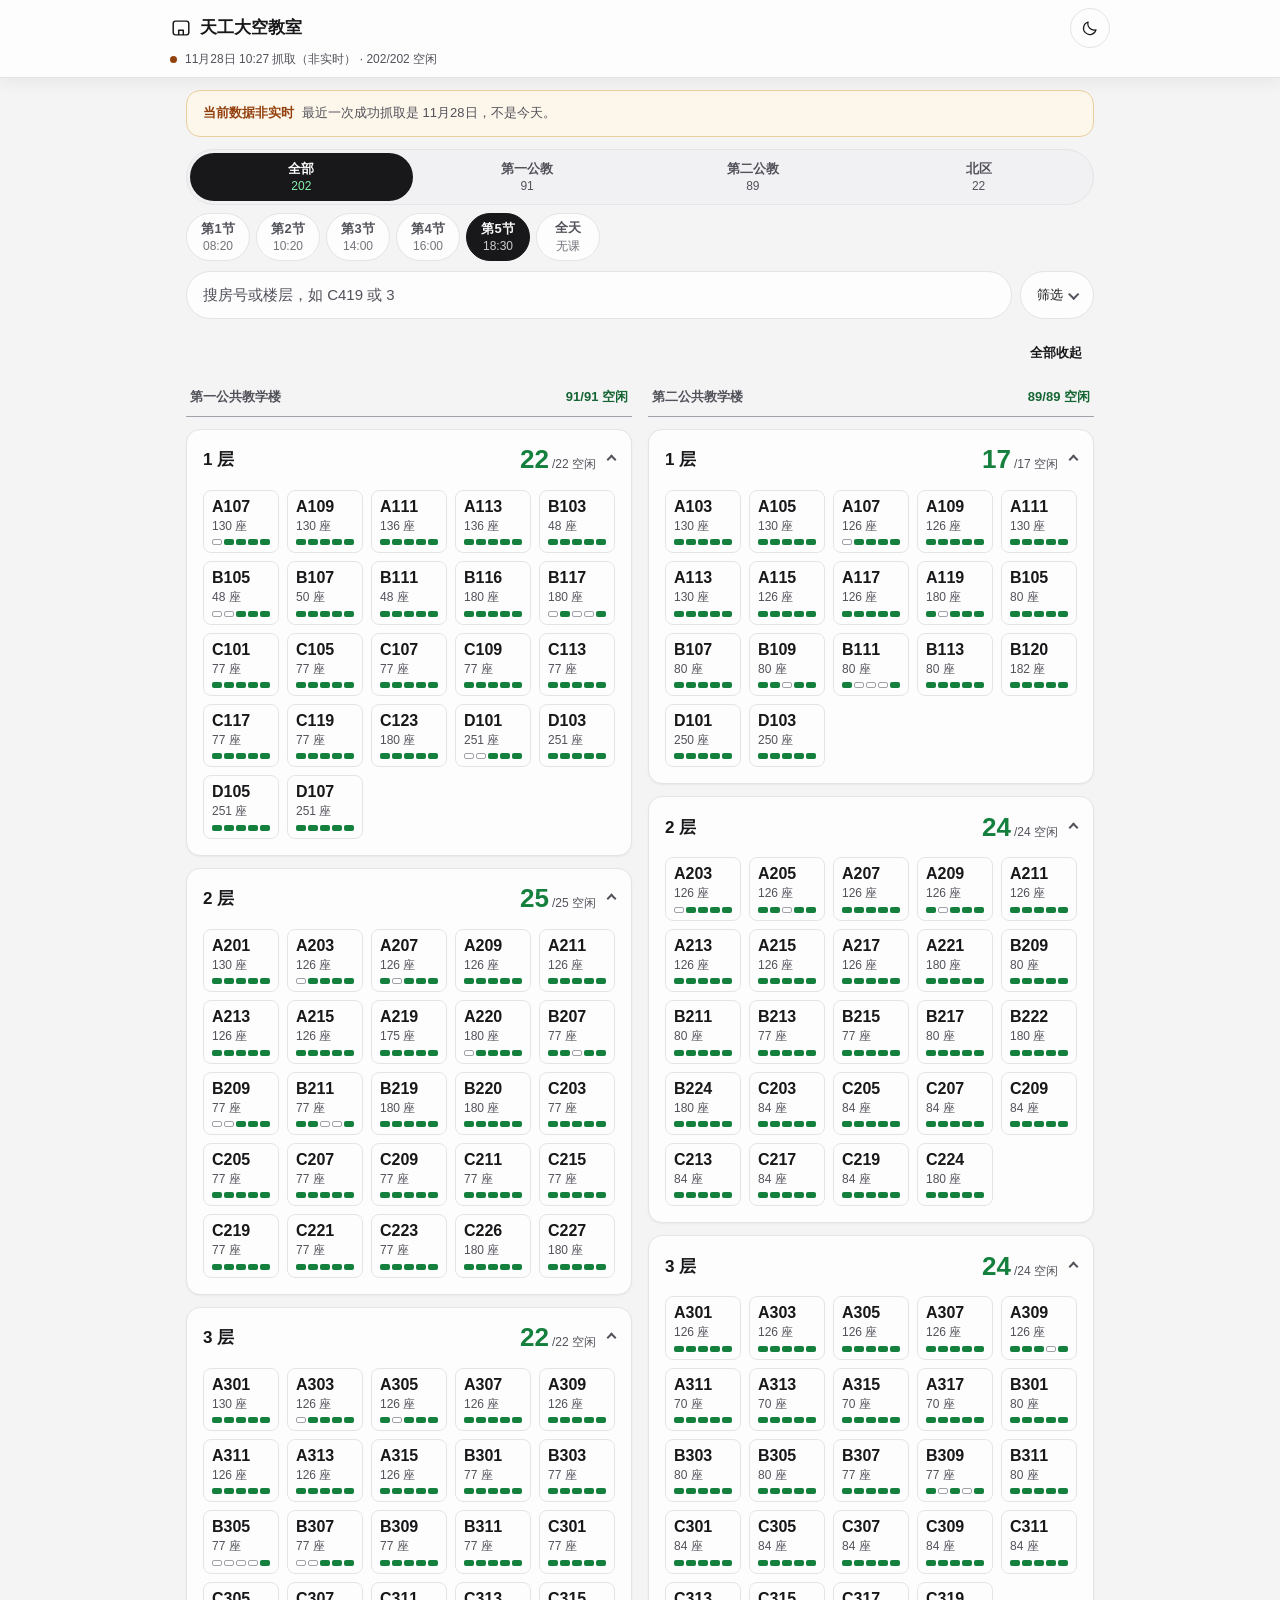
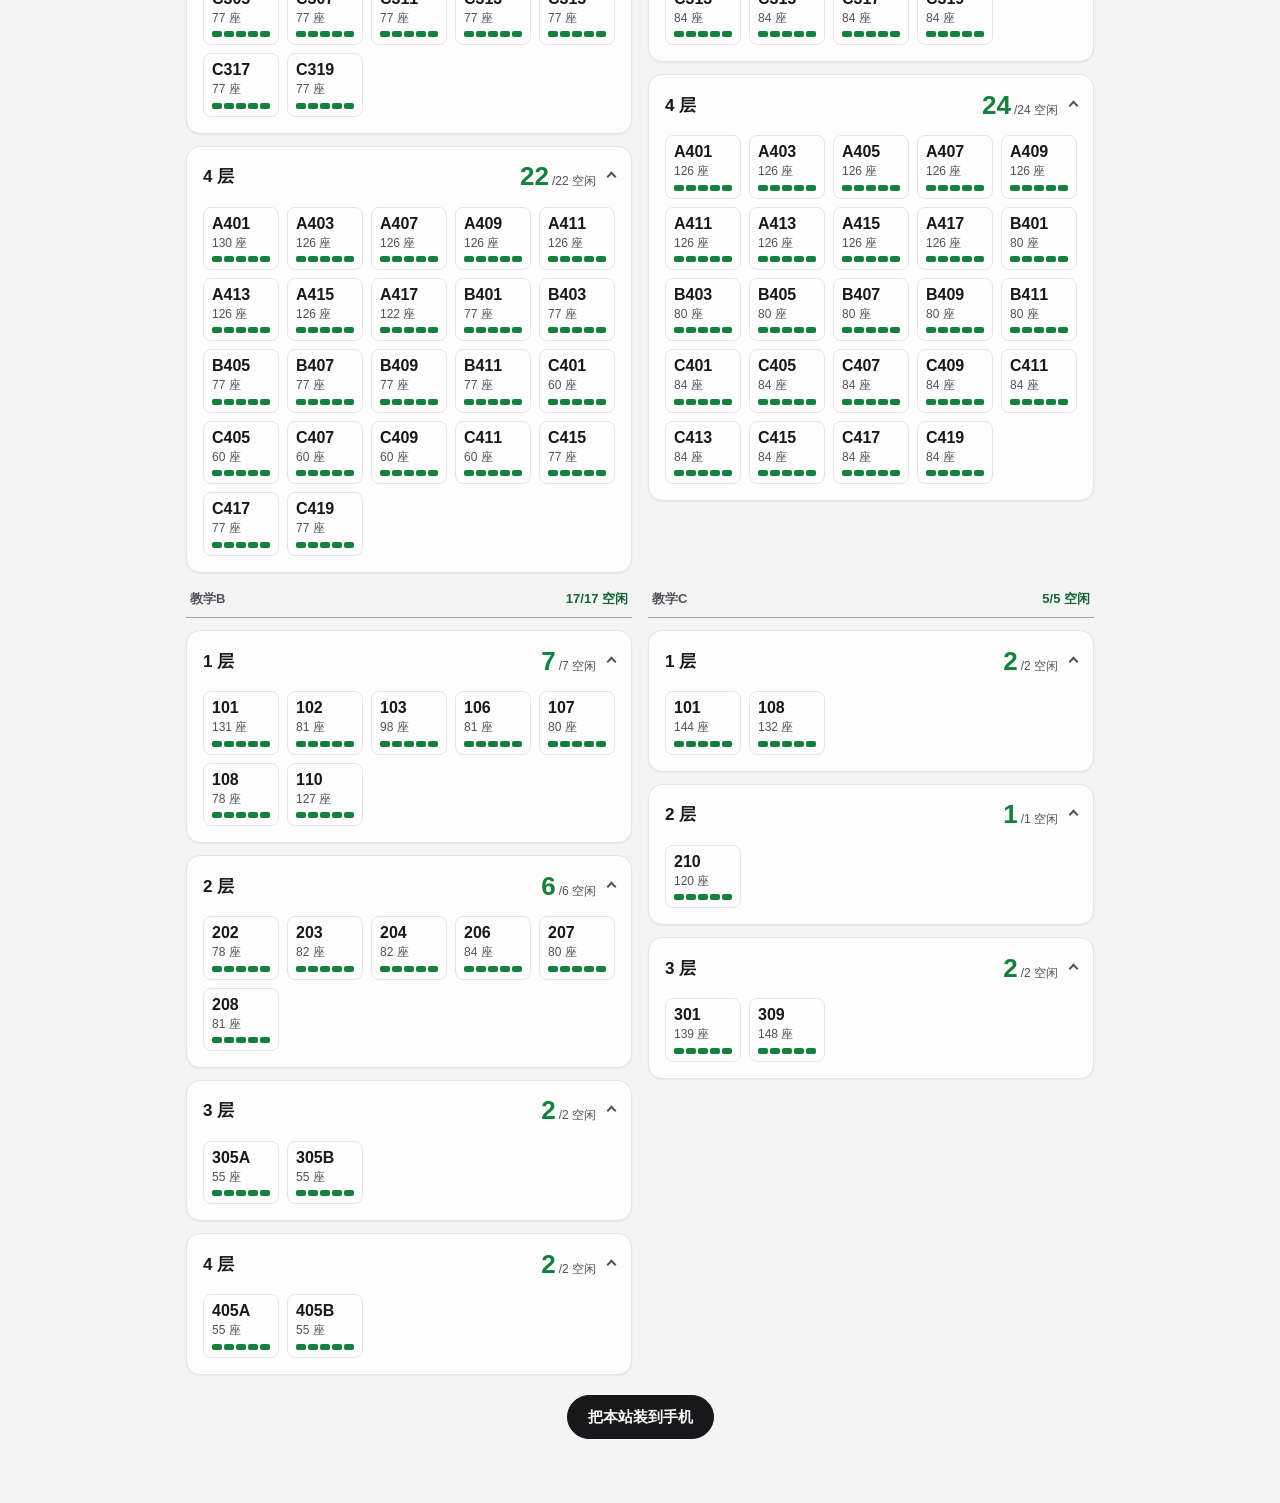
<file: index.html>
<!DOCTYPE html>
<html lang="zh-CN">
<head>
  <meta charset="UTF-8">
  <meta name="viewport" content="width=device-width, initial-scale=1.0, viewport-fit=cover">
  <title>天工大空教室 · 按楼栋楼层查</title>

  <meta name="description" content="天津工业大学空教室查询：按楼栋、楼层查看第一公教、第二公教与北区（教学B / 教学C）的空闲教室，数据每日自动抓取自教务系统。">
  <meta name="color-scheme" content="light dark">
  <meta name="theme-color" content="#f4f4f5">
  <meta name="apple-mobile-web-app-capable" content="yes">
  <meta name="apple-mobile-web-app-status-bar-style" content="black-translucent">
  <meta name="apple-mobile-web-app-title" content="天工空教室">

  <link rel="canonical" href="https://zhenbinping-boop.github.io/tiangong-free-room/">
  <meta property="og:type" content="website">
  <meta property="og:locale" content="zh_CN">
  <meta property="og:site_name" content="天工大空教室">
  <meta property="og:title" content="天工大空教室 · 按楼栋楼层查">
  <meta property="og:description" content="按楼栋和楼层查看第一公教、第二公教与北区教学楼的空闲教室，数据每日自动抓取自教务系统。">
  <meta property="og:url" content="https://zhenbinping-boop.github.io/tiangong-free-room/">
  <meta property="og:image" content="https://zhenbinping-boop.github.io/tiangong-free-room/icons/icon-512.png">
  <meta property="og:image:width" content="512">
  <meta property="og:image:height" content="512">
  <meta name="twitter:card" content="summary">

  <link rel="icon" type="image/png" sizes="32x32" href="./icons/favicon-32.png">
  <link rel="apple-touch-icon" sizes="180x180" href="./icons/apple-touch-icon.png">
  <link rel="manifest" href="manifest.json">

  <!-- 主题必须在样式表之前定下来：否则深色偏好的用户会先看到一帧浅色，
       同时状态栏颜色也要在首帧就正确。 -->
  <script>
    (function () {
      var theme;
      try { theme = localStorage.getItem('theme'); } catch (e) { theme = null; }
      if (theme !== 'light' && theme !== 'dark') {
        theme = window.matchMedia('(prefers-color-scheme: dark)').matches ? 'dark' : 'light';
      }
      document.documentElement.setAttribute('data-theme', theme);
      var meta = document.querySelector('meta[name="theme-color"]');
      if (meta) meta.setAttribute('content', theme === 'dark' ? '#0c0c0e' : '#f4f4f5');
    })();
  </script>

  <link rel="stylesheet" href="style.css">
</head>
<body>

<header class="app-header">
  <div class="header-container">
    <div class="brand">
      <svg class="brand-mark" viewBox="0 0 24 24" width="22" height="22" aria-hidden="true">
        <rect x="3.5" y="4.5" width="17" height="15" rx="2.5" fill="none" stroke="currentColor" stroke-width="1.6"/>
        <path d="M9.5 19.5v-5h5v5" fill="none" stroke="currentColor" stroke-width="1.6" stroke-linejoin="round"/>
      </svg>
      <h1 class="brand-title">天工大空教室</h1>
    </div>
    <button id="themeToggleBtn" class="btn-icon" aria-label="切换深色或浅色模式">
      <svg class="icon-moon" viewBox="0 0 24 24" width="18" height="18" aria-hidden="true">
        <path d="M20 14.5A8.5 8.5 0 0 1 9.5 4a8.5 8.5 0 1 0 10.5 10.5z" fill="none" stroke="currentColor" stroke-width="1.6" stroke-linejoin="round"/>
      </svg>
      <svg class="icon-sun" viewBox="0 0 24 24" width="18" height="18" aria-hidden="true">
        <circle cx="12" cy="12" r="4" fill="none" stroke="currentColor" stroke-width="1.6"/>
        <path d="M12 3v2M12 19v2M3 12h2M19 12h2M5.6 5.6l1.4 1.4M17 17l1.4 1.4M18.4 5.6L17 7M7 17l-1.4 1.4" fill="none" stroke="currentColor" stroke-width="1.6" stroke-linecap="round"/>
      </svg>
    </button>
  </div>
  <div class="status-bar" role="status">
    <span id="statusDot" class="status-dot" data-state="loading"></span>
    <span id="statusText" class="status-text">正在读取教室数据…</span>
  </div>
</header>

<main class="main-content">

  <div id="staleBanner" class="banner" role="alert" hidden>
    <strong>当前数据非实时</strong>
    <span id="staleDetail">今日自动抓取尚未成功，以下为最近一次成功获取的结果。</span>
  </div>

  <div id="pwaInstallBanner" class="banner banner-quiet" hidden>
    <span id="pwaInstallText">添加到主屏幕，免浏览器地址栏</span>
    <span class="banner-actions">
      <button id="installPwaBtn" class="btn-quiet" type="button">添加</button>
      <button id="installDismissBtn" class="link-btn" type="button">暂不</button>
    </span>
  </div>

  <div class="controls">
    <div id="buildingTabs" class="seg-row" role="group" aria-label="选择教学楼区域"></div>

    <div id="subBuildingTabs" class="seg-row seg-row-sub" role="group" aria-label="选择具体楼栋" hidden></div>

    <div id="slotGrid" class="slot-row" role="group" aria-label="选择节次"></div>

    <div class="controls-row">
      <div class="search-box">
        <input type="search" id="searchInput" class="search-input" placeholder="搜房号或楼层，如 C419 或 3" aria-label="搜索教室">
      </div>

      <details class="more" id="moreFilters">
        <summary class="more-summary">
          <span>筛选</span>
          <span class="more-badge" id="filterBadge" hidden></span>
        </summary>
        <div class="more-body">
          <div class="field">
            <span class="field-label">容量</span>
            <div id="capChips" class="chip-row" role="group" aria-label="按容量筛选">
              <button class="chip is-active" type="button" data-cap="all">不限</button>
              <button class="chip" type="button" data-cap="s">小 &lt;80</button>
              <button class="chip" type="button" data-cap="m">中 80-149</button>
              <button class="chip" type="button" data-cap="l">大 ≥150</button>
            </div>
          </div>

          <div class="field">
            <label class="field-label" for="sortSelect">排序</label>
            <select id="sortSelect" class="select" aria-label="排序方式">
              <option value="room_asc">按房号</option>
              <option value="cap_desc">按容量</option>
              <option value="free_slots">按连空节数</option>
            </select>
          </div>

          <label class="toggle">
            <input type="checkbox" id="showBusyCheckbox">
            <span>显示有课的教室</span>
          </label>

          <p class="legend">
            <span class="legend-item"><i class="seg is-free"></i>空闲</span>
            <span class="legend-item"><i class="seg is-busy"></i>有课</span>
            <span class="legend-note">每间教室下方五格，依次对应五大节</span>
          </p>
        </div>
      </details>
    </div>
  </div>

  <div class="content-toolbar">
    <label class="switch" id="defaultWrap" hidden>
      <input type="checkbox" id="defaultBuildingCheck">
      <span id="defaultBuildingLabel">设为默认</span>
    </label>
    <button id="collapseAllBtn" class="link-btn" type="button">全部收起</button>
  </div>

  <div id="skeleton" class="skeleton" aria-hidden="true">
    <div class="skeleton-label"></div>
    <div class="skeleton-row"></div>
    <div class="skeleton-row"></div>
    <div class="skeleton-row"></div>
  </div>

  <div id="buildingGroups" class="building-groups" aria-live="polite"></div>

  <div id="emptyState" class="notice" hidden>
    <p class="notice-title">没有符合条件的教室</p>
    <p class="notice-desc">试着放宽节次或容量条件。</p>
  </div>

  <div id="errorState" class="notice" hidden>
    <p class="notice-title">无法加载数据</p>
    <p class="notice-desc">网络不可用，或 data/today.json 缺失。此处不会显示任何推测数据。</p>
  </div>

  <p class="page-foot">
    <a class="install-cta" href="./download.html">把本站装到手机</a>
  </p>

</main>

<script src="app.js"></script>
</body>
</html>
</file>
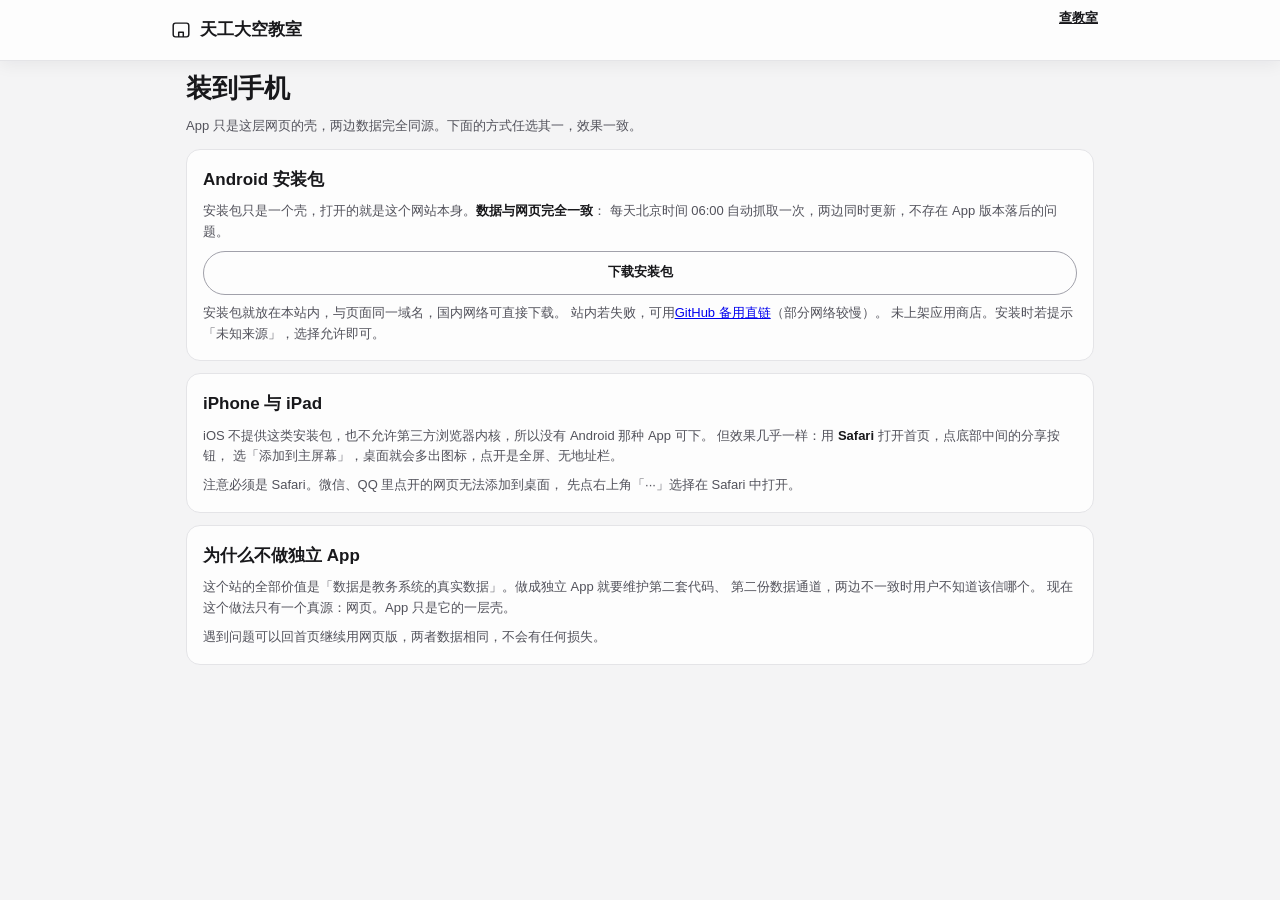
<file: download.html>
<!DOCTYPE html>
<html lang="zh-CN">
<head>
  <meta charset="UTF-8">
  <meta name="viewport" content="width=device-width, initial-scale=1.0, viewport-fit=cover">
  <title>装到手机 · 天工大空教室</title>

  <meta name="description" content="把天工大空教室装到手机：Android 下载安装包，iPhone 用 Safari 添加到主屏幕，数据与网页完全同步。">
  <meta name="color-scheme" content="light dark">
  <meta name="theme-color" content="#f4f4f5">
  <meta name="apple-mobile-web-app-capable" content="yes">
  <meta name="apple-mobile-web-app-title" content="天工空教室">

  <link rel="canonical" href="https://zhenbinping-boop.github.io/tiangong-free-room/download.html">
  <link rel="icon" type="image/png" sizes="32x32" href="./icons/favicon-32.png">
  <link rel="apple-touch-icon" sizes="180x180" href="./icons/apple-touch-icon.png">

  <script>
    (function () {
      var theme;
      try { theme = localStorage.getItem('theme'); } catch (e) { theme = null; }
      if (theme !== 'light' && theme !== 'dark') {
        theme = window.matchMedia('(prefers-color-scheme: dark)').matches ? 'dark' : 'light';
      }
      document.documentElement.setAttribute('data-theme', theme);
      var meta = document.querySelector('meta[name="theme-color"]');
      if (meta) meta.setAttribute('content', theme === 'dark' ? '#0c0c0e' : '#f4f4f5');
    })();
  </script>

  <link rel="stylesheet" href="style.css">
</head>
<body>

<header class="app-header">
  <div class="header-container">
    <div class="brand">
      <svg class="brand-mark" viewBox="0 0 24 24" width="22" height="22" aria-hidden="true">
        <rect x="3.5" y="4.5" width="17" height="15" rx="2.5" fill="none" stroke="currentColor" stroke-width="1.6"/>
        <path d="M9.5 19.5v-5h5v5" fill="none" stroke="currentColor" stroke-width="1.6" stroke-linejoin="round"/>
      </svg>
      <span class="brand-title">天工大空教室</span>
    </div>
    <a class="link-btn" href="./index.html">查教室</a>
  </div>
</header>

<main class="main-content">

  <h1 class="page-title">装到手机</h1>
  <p class="panel-desc">
    App 只是这层网页的壳，两边数据完全同源。下面的方式任选其一，效果一致。
  </p>

  <section class="panel">
    <h2 class="panel-title">Android 安装包</h2>
    <p class="panel-desc">
      安装包只是一个壳，打开的就是这个网站本身。<strong>数据与网页完全一致</strong>：
      每天北京时间 06:00 自动抓取一次，两边同时更新，不存在 App 版本落后的问题。
    </p>
    <a id="apkLink" class="btn-quiet btn-block"
       href="./download/tiangong-rooms.apk">
      下载安装包
    </a>
    <p id="apkNote" class="hint" hidden>
      安装包还没有上传。先回首页用「添加到主屏幕」，效果一样，不用等。
    </p>
    <p class="hint">
      安装包就放在本站内，与页面同一域名，国内网络可直接下载。
      站内若失败，可用<a href="https://github.com/zhenbinping-boop/tiangong-free-room/releases/latest/download/tiangong-rooms.apk">GitHub 备用直链</a>（部分网络较慢）。
      未上架应用商店。安装时若提示「未知来源」，选择允许即可。
    </p>
  </section>

  <section class="panel">
    <h2 class="panel-title">iPhone 与 iPad</h2>
    <p class="panel-desc">
      iOS 不提供这类安装包，也不允许第三方浏览器内核，所以没有 Android 那种 App 可下。
      但效果几乎一样：用 <strong>Safari</strong> 打开首页，点底部中间的分享按钮，
      选「添加到主屏幕」，桌面就会多出图标，点开是全屏、无地址栏。
    </p>
    <p class="hint">
      注意必须是 Safari。微信、QQ 里点开的网页无法添加到桌面，
      先点右上角「···」选择在 Safari 中打开。
    </p>
  </section>

  <section class="panel">
    <h2 class="panel-title">为什么不做独立 App</h2>
    <p class="panel-desc">
      这个站的全部价值是「数据是教务系统的真实数据」。做成独立 App 就要维护第二套代码、
      第二份数据通道，两边不一致时用户不知道该信哪个。
      现在这个做法只有一个真源：网页。App 只是它的一层壳。
    </p>
    <p class="hint">
      遇到问题可以回首页继续用网页版，两者数据相同，不会有任何损失。
    </p>
  </section>

</main>

<script>
  /* 只有确认安装包不存在时才收起按钮并给出解释。
     跨域探测失败属于"无法确认"，此时保留按钮 —— 猜错会让用户以为有下载却点空。 */
  (function () {
    var link = document.getElementById('apkLink');
    var note = document.getElementById('apkNote');
    if (!link || !note) return;
    fetch(link.getAttribute('href'), { method: 'HEAD' })
      .then(function (r) {
        if (r.status === 404) {
          link.hidden = true;
          note.hidden = false;
        }
      })
      .catch(function () { /* 无法确认，保持原样 */ });
  })();
</script>

</body>
</html>
</file>
<file: style.css>
/* --------------------------------------------------------------------------
   天工大空教室 — 视觉系统

   结构：状态（头部）→ 楼栋 → 节次 → 楼层卡（空闲概览 + 教室芯片网格）
   楼层默认展开：概览与明细同屏，收起是收起动作而非展开动作

   色彩策略 ------------------------------------------------------------------
   颜色只表达语义，不表达装饰。整站只有三种有色信息：
     绿 = 有空位（本产品的全部意义）
     琥珀 = 数据非实时（真实告警）
     红 = 加载失败
   交互态（选中/悬停/焦点）一律用中性墨色 —— 不占用色相，
   避免与"绿=空闲"争夺注意力，也让数据区的绿真正凸显出来。

   形状策略 ------------------------------------------------------------------
   --radius-control 所有可交互控件（按钮/芯片/输入框/分段控件）
   --radius-surface 所有容器（卡片/面板/横幅/浮层）
   --radius-mark    数据刻度（五段日条）
   除这三个之外不出现别的圆角值。
   -------------------------------------------------------------------------- */

:root {
  color-scheme: light;

  /* 中性底色：无蓝调。之前的蓝灰底会把"校园蓝"带进数据区 */
  --bg-page: #f4f4f5;
  --bg-surface: #fdfdfd;
  --bg-sunken: #f1f1f3;
  --border: #e4e4e7;
  --border-strong: #a1a1aa;

  --text: #18181b;
  --text-muted: #52525b;

  /* 墨色 = 交互色。近黑而非纯黑（纯黑在浅色底上过硬、无层次） */
  --ink: #18181b;
  --on-ink: #fafafa;
  --ink-tint: #f1f1f3;

  /* 语义：绿 = 空闲 */
  --free: #15803d;
  --free-tint: #f0f7f2;
  --free-border: #bcdcc6;
  /* 13px 级小字用的绿：#15803d 落在灰底上只有 4.46:1，差一点点不达标 */
  --free-text: #166534;
  /* 墨底上的绿：深绿落在近黑上是不可读的，需要一个亮色替身 */
  --free-on-ink: #86efac;

  /* 语义：琥珀 = 数据非实时 */
  --warn: #92400e;
  --warn-tint: #fdf6ea;
  --warn-border: #e8cf9e;

  /* 语义：红 = 加载失败 */
  --error: #b42318;

  /* 阴影一律染成中性背景色，不用蓝黑（蓝黑在灰底上会发紫） */
  --elevation-low: 0 1px 2px rgba(24, 24, 27, 0.05);
  --elevation-header: 0 4px 16px rgba(24, 24, 27, 0.06);
  /* 浮层靠 1px 边框定义轮廓，阴影只负责"离开页面"的一点点暗示 */
  --elevation-pop: 0 2px 6px rgba(24, 24, 27, 0.1);

  --sp-1: 4px;
  --sp-2: 8px;
  --sp-3: 12px;
  --sp-4: 16px;
  --sp-5: 20px;
  --sp-6: 24px;
  --sp-8: 32px;

  --radius-control: 999px;
  --radius-surface: 14px;
  --radius-mark: 2px;

  --font: -apple-system, BlinkMacSystemFont, "Segoe UI", "PingFang SC",
          "Hiragino Sans GB", "Microsoft YaHei", "Source Han Sans SC",
          Roboto, sans-serif;

  /* 字号刻度：5 档，每档之间有可辨的跨度，避免 13/14/15 挤在一起 */
  --fs-display: 26px;
  --fs-title: 17px;
  --fs-body: 15px;
  --fs-sm: 13px;
  --fs-xs: 12px;

  --ease: 160ms cubic-bezier(0.2, 0, 0, 1);
}

[data-theme="dark"] {
  color-scheme: dark;

  /* 中性石墨，不用纯黑 —— 纯黑会让层次压平 */
  --bg-page: #0c0c0e;
  --bg-surface: #171719;
  --bg-sunken: #121214;
  --border: #2a2a2e;
  --border-strong: #52525b;

  --text: #f4f4f5;
  --text-muted: #a1a1aa;

  /* 暗色下墨色反转：选中态 = 亮底 + 深字 */
  --ink: #fafafa;
  --on-ink: #18181b;
  --ink-tint: #26262a;

  --free: #4ade80;
  --free-tint: #13251a;
  --free-border: #2f6b45;
  --free-text: #4ade80;
  --free-on-ink: #15803d;

  --warn: #fbbf24;
  --warn-tint: #2a2113;
  --warn-border: #5c4a26;

  --error: #fda4a4;

  --elevation-low: 0 1px 2px rgba(0, 0, 0, 0.4);
  --elevation-header: 0 4px 16px rgba(0, 0, 0, 0.45);
  --elevation-pop: 0 2px 8px rgba(0, 0, 0, 0.55);

  /* 亮字压暗底会显得过粗，这一行让笔画回到正常字重 */
  -webkit-font-smoothing: antialiased;
}

* {
  box-sizing: border-box;
  margin: 0;
  padding: 0;
  -webkit-tap-highlight-color: transparent;
}

html {
  -webkit-text-size-adjust: 100%;
}

/* [hidden] 只有浏览器默认样式 display:none，会被下面的 .banner{display:flex}
   / .skeleton{display:flex} / .building-groups{display:grid} / .room-grid{display:grid}
   压掉，必须显式兜底，否则隐藏全失效。 */
[hidden] {
  display: none !important;
}

body {
  background: var(--bg-page);
  color: var(--text);
  font-family: var(--font);
  font-size: var(--fs-body);
  line-height: 1.6;
  /* 房号、座位、空闲数、时间全是数字，等宽字形避免逐行数位跳动 */
  font-variant-numeric: tabular-nums;
  padding-bottom: calc(var(--sp-8) + env(safe-area-inset-bottom));
}

/* 中文不吃字距：负字距会挤压字形，正字距会散成"印刷体标点"。
   这里显式归零，规则来自下面的排版约定。 */
h1, h2, h3, button, input, select, summary, label, span, p {
  letter-spacing: 0;
}

::selection {
  background: var(--ink);
  color: var(--on-ink);
}

:focus-visible {
  outline: 2px solid var(--ink);
  outline-offset: 2px;
}

/* ------------------------------------------------------------------ 头部 */

.app-header {
  position: sticky;
  top: 0;
  z-index: 40;
  background: var(--bg-surface);
  border-bottom: 1px solid var(--border);
  box-shadow: var(--elevation-header);
  padding: var(--sp-2) var(--sp-4) var(--sp-2);
  padding-top: calc(var(--sp-2) + env(safe-area-inset-top));
}

.header-container {
  max-width: 940px;
  margin: 0 auto;
  display: flex;
  align-items: center;
  justify-content: space-between;
  gap: var(--sp-3);
  min-height: 40px;
}

.brand {
  display: flex;
  align-items: center;
  gap: var(--sp-2);
  color: var(--text);
}

.brand-mark {
  flex: none;
}

.brand-title {
  font-size: var(--fs-title);
  font-weight: 650;
  color: var(--text);
}

.btn-icon {
  display: flex;
  align-items: center;
  justify-content: center;
  width: 40px;
  height: 40px;
  background: var(--bg-surface);
  border: 1px solid var(--border);
  border-radius: var(--radius-control);
  color: var(--text);
  cursor: pointer;
  transition: background var(--ease), border-color var(--ease);
}

[data-theme="dark"] .icon-moon { display: none; }
[data-theme="light"] .icon-sun { display: none; }

.status-bar {
  max-width: 940px;
  margin: 0 auto;
  display: flex;
  align-items: center;
  gap: var(--sp-2);
  font-size: var(--fs-xs);
  color: var(--text-muted);
  padding-top: 2px;
}

/* 状态点承担真实语义（实时/非实时/失败），不是装饰点，保留 */
.status-dot {
  width: 7px;
  height: 7px;
  border-radius: 50%;
  background: var(--border-strong);
  flex: none;
}

.status-dot[data-state="live"] { background: var(--free); }
.status-dot[data-state="stale"] { background: var(--warn); }
.status-dot[data-state="error"] { background: var(--error); }

/* ------------------------------------------------------------------ 主体 */

.main-content {
  max-width: 940px;
  margin: 0 auto;
  padding: var(--sp-3) var(--sp-4) var(--sp-6);
  display: flex;
  flex-direction: column;
  gap: var(--sp-3);
}

.banner {
  display: flex;
  align-items: baseline;
  flex-wrap: wrap;
  gap: var(--sp-2);
  padding: var(--sp-3) var(--sp-4);
  border: 1px solid var(--warn-border);
  border-radius: var(--radius-surface);
  background: var(--warn-tint);
  color: var(--warn);
  font-size: var(--fs-sm);
}

.banner strong { font-weight: 650; }
.banner span { color: var(--text-muted); }

.banner-quiet {
  border-color: var(--border);
  background: var(--bg-surface);
  color: var(--text-muted);
  align-items: center;
  justify-content: space-between;
}

.btn-quiet {
  min-height: 40px;
  border: 1px solid var(--border-strong);
  background: var(--bg-surface);
  color: var(--text);
  font-family: inherit;
  font-size: var(--fs-sm);
  font-weight: 600;
  padding: 0 var(--sp-4);
  border-radius: var(--radius-control);
  cursor: pointer;
}

.banner-actions {
  display: flex;
  align-items: center;
  gap: var(--sp-1);
}

/* ------------------------------------------------------------- 控件区 */

.controls {
  display: flex;
  flex-direction: column;
  gap: var(--sp-2);
}

/* 楼栋是一级维度（先定位空间），所以做成整块分段控件，视觉权重高于节次芯片 */
.seg-row {
  display: flex;
  gap: 3px;
  padding: 3px;
  background: var(--bg-sunken);
  border: 1px solid var(--border);
  border-radius: var(--radius-control);
}

.seg-btn {
  flex: 1 1 0;
  min-width: 0;
  display: flex;
  flex-direction: column;
  align-items: center;
  justify-content: center;
  gap: 1px;
  min-height: 48px;
  padding: var(--sp-1) 6px;
  background: transparent;
  border: none;
  border-radius: var(--radius-control);
  color: var(--text-muted);
  font-family: inherit;
  cursor: pointer;
  transition: background var(--ease), color var(--ease);
}

.seg-btn.is-on {
  background: var(--ink);
  color: var(--on-ink);
}

.seg-label {
  font-size: var(--fs-sm);
  font-weight: 650;
  white-space: nowrap;
}

.seg-count {
  font-size: var(--fs-xs);
  color: var(--text-muted);
}

.seg-btn.is-on .seg-count { color: var(--free-on-ink); }

/* 二级楼栋（北区里的四栋）：选中区域后才出现。
   比一级轻一档——一级是整块分段控件，二级用独立药丸，并允许横向滚动。 */
.seg-row-sub {
  gap: 6px;
  padding: 0;
  overflow-x: auto;
  scrollbar-width: none;
  background: transparent;
  border: none;
}

.seg-row-sub::-webkit-scrollbar { display: none; }

.seg-row-sub .seg-btn {
  flex: 1 0 auto;
  min-width: 68px;
  background: var(--bg-sunken);
  border: 1px solid var(--border);
}

/* 上面这条基础规则与 .seg-btn.is-on 同特异性且更靠后，会把选中背景压回灰底，
   而选中字色仍是近白的 --on-ink —— 白字融进浅灰底，看起来发虚（09-16 实测事故）。
   这里用更高特异性把选中态夺回来。 */
.seg-row-sub .seg-btn.is-on {
  background: var(--ink);
  border-color: var(--ink);
  color: var(--on-ink);
}

.slot-row {
  display: flex;
  gap: 6px;
  overflow-x: auto;
  scrollbar-width: none;
  padding-bottom: 2px;
}

.slot-row::-webkit-scrollbar { display: none; }

.slot-chip {
  flex: 0 0 auto;
  min-width: 64px;
  display: flex;
  flex-direction: column;
  align-items: center;
  justify-content: center;
  gap: 1px;
  min-height: 48px;
  padding: var(--sp-1) var(--sp-3);
  background: var(--bg-surface);
  border: 1px solid var(--border);
  border-radius: var(--radius-control);
  color: var(--text-muted);
  font-family: inherit;
  cursor: pointer;
  transition: background var(--ease), border-color var(--ease), color var(--ease);
}

.slot-chip.is-on {
  background: var(--ink);
  border-color: var(--ink);
  color: var(--on-ink);
}

.slot-name {
  font-size: var(--fs-sm);
  font-weight: 650;
  white-space: nowrap;
}

.slot-time {
  font-size: var(--fs-xs);
  opacity: 0.8;
}

.controls-row {
  display: flex;
  gap: var(--sp-2);
  align-items: flex-start;
}

.search-box { flex: 1 1 auto; min-width: 0; }

.search-input {
  width: 100%;
  min-height: 48px;
  padding: 0 var(--sp-4);
  background: var(--bg-surface);
  border: 1px solid var(--border);
  border-radius: var(--radius-control);
  color: var(--text);
  font-family: inherit;
  font-size: var(--fs-body);
}

.search-input::placeholder { color: var(--text-muted); }
.search-input:focus { border-color: var(--ink); }

/* -------------------------------------------------------- 更多筛选面板 */

.more {
  position: relative;
  flex: 0 0 auto;
}

.more-summary {
  display: flex;
  align-items: center;
  gap: 6px;
  min-height: 48px;
  padding: 0 var(--sp-4);
  background: var(--bg-surface);
  border: 1px solid var(--border);
  border-radius: var(--radius-control);
  color: var(--text);
  font-size: var(--fs-sm);
  cursor: pointer;
  list-style: none;
  user-select: none;
}

.more-summary::-webkit-details-marker { display: none; }

.more-summary::after {
  content: "";
  width: 6px;
  height: 6px;
  border-right: 2px solid var(--text-muted);
  border-bottom: 2px solid var(--text-muted);
  transform: rotate(45deg) translateY(-1px);
  transition: transform var(--ease);
}

.more[open] .more-summary {
  border-color: var(--border-strong);
  color: var(--text);
  font-weight: 600;
}

.more[open] .more-summary::after { transform: rotate(-135deg) translateY(-1px); }

.more-badge {
  min-width: 18px;
  height: 18px;
  padding: 0 5px;
  border-radius: var(--radius-control);
  background: var(--ink);
  color: var(--on-ink);
  font-size: var(--fs-xs);
  font-weight: 650;
  line-height: 18px;
  text-align: center;
}

.more-body {
  position: absolute;
  top: calc(100% + 6px);
  right: 0;
  z-index: 50;
  width: min(300px, calc(100vw - 32px));
  display: flex;
  flex-direction: column;
  gap: var(--sp-3);
  padding: var(--sp-4);
  background: var(--bg-surface);
  border: 1px solid var(--border-strong);
  border-radius: var(--radius-surface);
  box-shadow: var(--elevation-pop);
}

.field {
  display: flex;
  flex-direction: column;
  gap: var(--sp-2);
}

.field-label {
  font-size: var(--fs-xs);
  font-weight: 650;
  color: var(--text-muted);
}

.select {
  min-height: 44px;
  padding: 0 var(--sp-4);
  background: var(--bg-sunken);
  border: 1px solid var(--border);
  border-radius: var(--radius-control);
  color: var(--text);
  font-family: inherit;
  font-size: var(--fs-sm);
  cursor: pointer;
}

.chip-row {
  display: flex;
  gap: 6px;
  flex-wrap: wrap;
}

.chip {
  min-height: 36px;
  padding: 0 var(--sp-3);
  background: var(--bg-sunken);
  border: 1px solid var(--border);
  border-radius: var(--radius-control);
  color: var(--text-muted);
  font-family: inherit;
  font-size: var(--fs-sm);
  cursor: pointer;
  transition: background var(--ease), border-color var(--ease), color var(--ease);
}

.chip.is-active {
  background: var(--ink);
  border-color: var(--ink);
  color: var(--on-ink);
  font-weight: 650;
}

.toggle {
  display: flex;
  align-items: center;
  gap: var(--sp-2);
  min-height: 40px;
  font-size: var(--fs-sm);
  color: var(--text);
  cursor: pointer;
}

.toggle input {
  width: 18px;
  height: 18px;
  accent-color: var(--ink);
  cursor: pointer;
}

.legend {
  display: flex;
  align-items: center;
  flex-wrap: wrap;
  gap: var(--sp-2);
  padding-top: var(--sp-2);
  border-top: 1px solid var(--border);
  font-size: var(--fs-xs);
  color: var(--text-muted);
}

.legend-item { display: inline-flex; align-items: center; gap: 6px; }
.legend-note { flex: 1 1 100%; }

.legend-item .seg { width: 14px; height: 6px; }

/* --------------------------------------------------------------- 工具行 */

.content-toolbar {
  display: flex;
  align-items: center;
  gap: var(--sp-3);
  min-height: 44px;
}

.switch {
  display: inline-flex;
  align-items: center;
  gap: 6px;
  min-height: 44px;
  font-size: var(--fs-sm);
  color: var(--text-muted);
  cursor: pointer;
  user-select: none;
}

.switch input {
  width: 16px;
  height: 16px;
  accent-color: var(--ink);
  cursor: pointer;
}

.switch input:checked + span { color: var(--text); font-weight: 650; }

.link-btn {
  margin-left: auto;
  min-height: 44px;
  padding: 0 var(--sp-3);
  background: none;
  border: none;
  color: var(--text);
  font-family: inherit;
  font-size: var(--fs-sm);
  font-weight: 650;
  cursor: pointer;
  border-radius: var(--radius-control);
  transition: background var(--ease);
}

/* --------------------------------------------------------------- 骨架屏 */

.skeleton {
  display: flex;
  flex-direction: column;
  gap: var(--sp-2);
}

.skeleton-label,
.skeleton-row {
  border-radius: var(--radius-surface);
  background: var(--bg-sunken);
  animation: pulse 1.2s ease-in-out infinite;
}

.skeleton-label {
  height: 14px;
  width: 40%;
  margin-top: var(--sp-2);
}

/* 与楼层卡（表头 + 芯片网格）同高，避免加载完成后页面跳动 */
.skeleton-row { height: 132px; }

@keyframes pulse {
  0%, 100% { opacity: 1; }
  50% { opacity: 0.45; }
}

/* --------------------------------------------- 楼栋 → 楼层 → 教室芯片 */

.building-groups {
  display: grid;
  gap: var(--sp-5);
  align-items: start;
}

/* auto-fit：选中单栋楼时自动铺满整行，两栋时并排 */
@media (min-width: 880px) {
  .building-groups {
    grid-template-columns: repeat(auto-fit, minmax(360px, 1fr));
    gap: var(--sp-4);
  }
}

.building-name {
  display: flex;
  align-items: baseline;
  justify-content: space-between;
  gap: var(--sp-2);
  font-size: var(--fs-sm);
  font-weight: 650;
  color: var(--text-muted);
  padding: 0 var(--sp-1) var(--sp-2);
  margin-bottom: var(--sp-3);
  border-bottom: 1px solid var(--border-strong);
}

.building-meta {
  font-size: var(--fs-sm);
  font-weight: 650;
  color: var(--free-text);
}

.floor-list {
  display: flex;
  flex-direction: column;
  gap: var(--sp-3);
}

.floor-card {
  background: var(--bg-surface);
  border: 1px solid var(--border);
  border-radius: var(--radius-surface);
  box-shadow: var(--elevation-low);
  overflow: hidden;
}

.floor-heading { font-size: inherit; font-weight: inherit; }

.floor-head {
  display: flex;
  align-items: center;
  gap: var(--sp-3);
  width: 100%;
  min-height: 60px;
  padding: 0 var(--sp-4);
  background: none;
  border: none;
  color: var(--text);
  font-family: inherit;
  font-size: var(--fs-body);
  text-align: left;
  cursor: pointer;
  transition: background var(--ease);
}

.floor-name {
  font-size: var(--fs-title);
  font-weight: 650;
  flex: none;
}

/* 全页信息密度最高的一行：楼层号旁边那个大数字，扫一眼决定去不去 */
.floor-free {
  margin-left: auto;
  display: inline-flex;
  align-items: baseline;
  gap: 3px;
}

.floor-free b {
  font-size: var(--fs-display);
  font-weight: 700;
  line-height: 1.05;
  color: var(--free);
}

.floor-free i {
  font-style: normal;
  font-size: var(--fs-xs);
  color: var(--text-muted);
}

/* 整层无空位：数字退回中性色，让"有空的层"在滚动中自己跳出来 */
.floor-card.is-full .floor-free b { color: var(--text-muted); }

.chevron {
  width: 7px;
  height: 7px;
  flex: none;
  border-right: 2px solid var(--text-muted);
  border-bottom: 2px solid var(--text-muted);
  transform: rotate(-135deg);
  transition: transform var(--ease);
}

.floor-head[aria-expanded="false"] .chevron { transform: rotate(45deg); }

/* 芯片默认中性：178 张绿卡会把"绿=有空位"稀释成墙纸。
   绿只留给数字和日条 —— 那里才是真正需要被读的信息。 */
.room-grid {
  list-style: none;
  display: grid;
  grid-template-columns: repeat(auto-fill, minmax(68px, 1fr));
  gap: var(--sp-2);
  padding: 0 var(--sp-4) var(--sp-4);
}

.room-chip {
  display: flex;
  flex-direction: column;
  gap: 2px;
  padding: 6px var(--sp-2) 7px;
  background: var(--bg-surface);
  border: 1px solid var(--border);
  /* 容器内缩一级：外层 14px 减去 6px 内距，属于同一套刻度而非新值 */
  border-radius: calc(var(--radius-surface) - 6px);
}

.room-chip .rc-no {
  font-size: 16px;
  font-weight: 650;
  line-height: 1.25;
  color: var(--text);
}

.room-chip .rc-seats {
  font-size: var(--fs-xs);
  color: var(--text-muted);
  line-height: 1.2;
}

/* 入场错峰：只在数据真的换了时播放（app.js 写 data-animate），
   单纯改搜索词不重放，否则每敲一次字整屏都在闪。
   单段 160ms、整体延迟封顶 90ms —— 走廊里"看一眼就走"，动画不能拖慢读屏。
   另注：prefers-reduced-motion 的 CSS 兜底管不到 JS 起的动画，
   楼层折叠那一段在 app.js 里单独判了一次。 */
@media (prefers-reduced-motion: no-preference) {
  .building-groups[data-animate="1"] .room-chip {
    animation: chip-in 160ms var(--ease) both;
    animation-delay: min(calc(var(--i, 0) * 4ms), 90ms);
  }
}

@keyframes chip-in {
  from { opacity: 0; transform: translateY(4px); }
  to { opacity: 1; transform: none; }
}

/* 五段日条：实心 vs 空心，亮暗差 3.4:1 —— 色觉障碍下靠明暗也能读 */
.room-chip .rc-strip {
  display: grid;
  grid-template-columns: repeat(5, 1fr);
  gap: 2px;
  height: 6px;
  margin-top: var(--sp-1);
}

/* 显示有课时的占用教室：压暗 + 虚线框 + 字重变轻，三重区分，
   不依赖颜色深浅这一条单一通道 */
.room-chip.is-busy {
  background: var(--bg-sunken);
  border-style: dashed;
  border-color: var(--border-strong);
}

.room-chip.is-busy .rc-no {
  color: var(--text-muted);
  font-weight: 500;
}

.seg {
  display: block;
  height: 100%;
  border-radius: var(--radius-mark);
}

.seg.is-free { background: var(--free); }

.seg.is-busy {
  background: transparent;
  border: 1px solid var(--border-strong);
}

.room-hint {
  grid-column: 1 / -1;
  padding: var(--sp-2) var(--sp-1) var(--sp-1);
  font-size: var(--fs-sm);
  color: var(--text-muted);
}

/* ----------------------------------------------------------- 空态与错误 */

.notice {
  padding: var(--sp-8) var(--sp-4);
  text-align: center;
  background: var(--bg-surface);
  border: 1px solid var(--border);
  border-radius: var(--radius-surface);
}

.notice-title {
  font-size: var(--fs-body);
  font-weight: 650;
  margin-bottom: var(--sp-1);
}

.notice-desc {
  font-size: var(--fs-sm);
  color: var(--text-muted);
}

/* ------------------------------------------------------------- 说明面板 */

.panel {
  display: flex;
  flex-direction: column;
  gap: var(--sp-2);
  padding: var(--sp-4);
  background: var(--bg-surface);
  border: 1px solid var(--border);
  border-radius: var(--radius-surface);
}

.page-title {
  font-size: var(--fs-display);
  font-weight: 650;
  line-height: 1.2;
}

.panel-title {
  font-size: var(--fs-title);
  font-weight: 650;
  color: var(--text);
}

.panel-desc {
  font-size: var(--fs-sm);
  color: var(--text-muted);
}

.panel-desc strong { color: var(--text); font-weight: 650; }

.hint {
  font-size: var(--fs-sm);
  color: var(--text-muted);
}

.btn-block {
  display: flex;
  align-items: center;
  justify-content: center;
  min-height: 44px;
  text-decoration: none;
}

.page-foot {
  padding: var(--sp-2) var(--sp-1);
  font-size: var(--fs-sm);
  text-align: center;
}

.page-foot a:not(.install-cta) { color: var(--text-muted); }

/* 装到手机是唯一的长线动作，做成实心墨色按钮 —— 页脚小字链接太容易被忽略。
   44px 高度同时也补上了 PRODUCT.md 的触控目标要求。 */
.install-cta {
  display: inline-flex;
  align-items: center;
  justify-content: center;
  min-height: 44px;
  padding: 0 var(--sp-5);
  border: 1px solid var(--ink);
  border-radius: var(--radius-control);
  background: var(--ink);
  color: var(--on-ink);
  font-size: var(--fs-body);
  font-weight: 650;
  text-decoration: none;
  transition: opacity var(--ease);
}

/* --------------------------------------------------- 交互反馈（指针设备） */

/* 触屏上 hover 会"粘住"最后一个点过的元素，所以只在真有指针时启用 */
@media (hover: hover) and (pointer: fine) {
  .btn-icon:hover {
    background: var(--ink-tint);
    border-color: var(--border-strong);
  }

  .seg-btn:hover { color: var(--text); }
  .seg-btn.is-on:hover { color: var(--on-ink); }

  .slot-chip:hover { border-color: var(--border-strong); }
  .slot-chip.is-on:hover { border-color: var(--ink); }

  .chip:hover { border-color: var(--border-strong); }
  .chip.is-active:hover { border-color: var(--ink); }

  .floor-head:hover { background: var(--bg-sunken); }
  .link-btn:hover { background: var(--ink-tint); }
  .install-cta:hover { opacity: 0.86; }
  .more-summary:hover { border-color: var(--border-strong); }
}

/* 按下时下沉 1px，模拟物理按键；触屏和鼠标都生效 */
@media (prefers-reduced-motion: no-preference) {
  .seg-btn:active,
  .slot-chip:active,
  .chip:active,
  .btn-icon:active,
  .btn-quiet:active,
  .link-btn:active,
  .install-cta:active {
    transform: translateY(1px);
  }

  .floor-head:active { background: var(--bg-sunken); }
}

/* ---------------------------------------------------------- 系统偏好适配 */

/* 高对比需求下加强边框、收紧淡色底 */
@media (prefers-contrast: more) {
  :root {
    --border: #a1a1aa;
    --border-strong: #52525b;
    --text-muted: #3f3f46;
    --free-border: #15803d;
  }

  [data-theme="dark"] {
    --border: #52525b;
    --border-strong: #a1a1aa;
    --text-muted: #d4d4d8;
  }
}

/* 动效统一降级：本站在 MOTION_INTENSITY 3，任何情况下都不该有持续动画 */
@media (prefers-reduced-motion: reduce) {
  *,
  *::before,
  *::after {
    animation-duration: 0.01ms !important;
    animation-iteration-count: 1 !important;
    transition-duration: 0.01ms !important;
    scroll-behavior: auto !important;
  }
}
</file>
